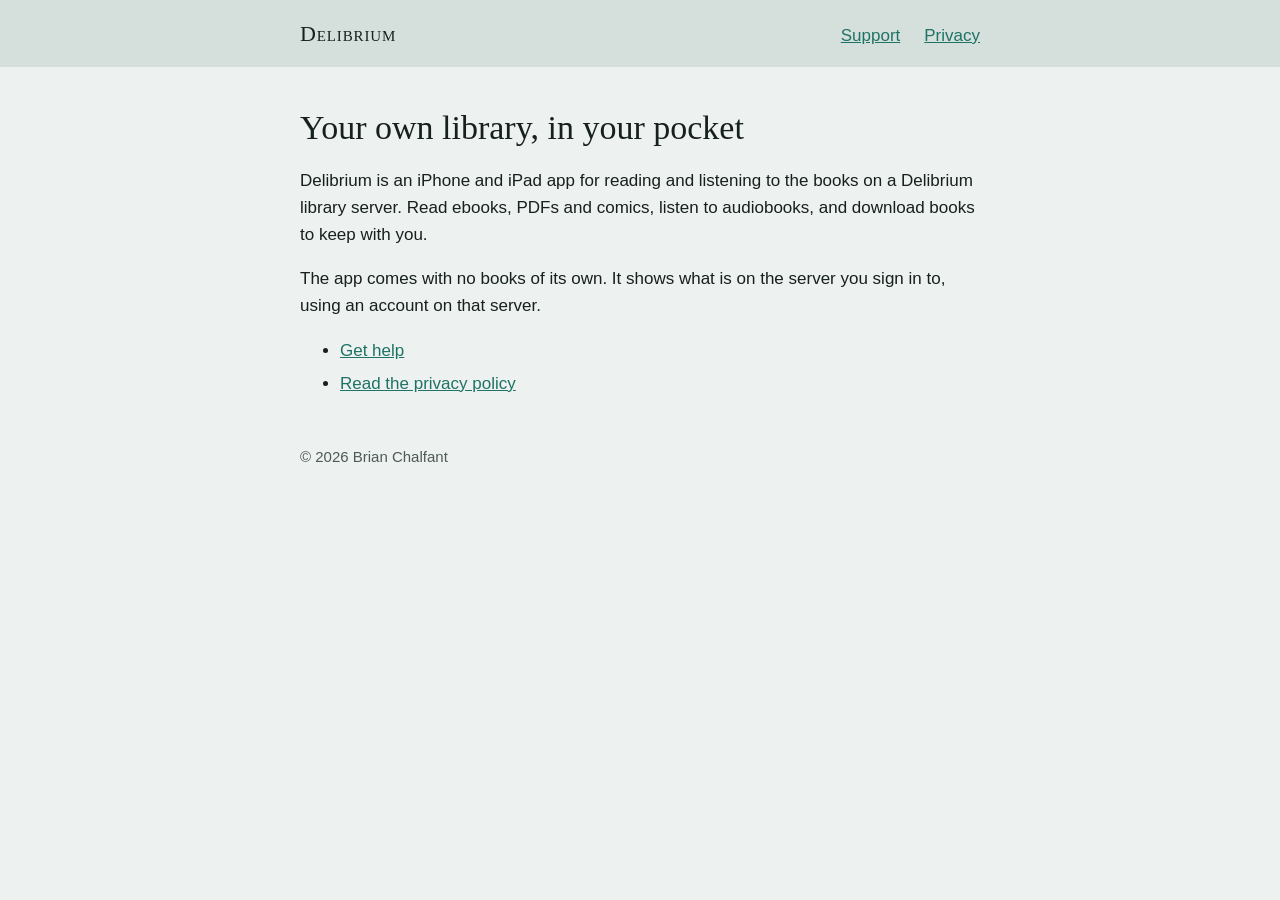
<file: index.html>
<!doctype html>
<html lang="en">
<head>
  <meta charset="utf-8">
  <meta name="viewport" content="width=device-width, initial-scale=1">
  <title>Delibrium for iPhone and iPad</title>
  <link rel="stylesheet" href="style.css">
</head>
<body>
  <header>
    <nav>
      <a class="brand" href="./">Delibrium</a>
      <a href="support/">Support</a>
      <a href="privacy/">Privacy</a>
    </nav>
  </header>
  <main>
    <h1>Your own library, in your pocket</h1>
    <p>Delibrium is an iPhone and iPad app for reading and listening to the books on a Delibrium library server. Read ebooks, PDFs and comics, listen to audiobooks, and download books to keep with you.</p>
    <p>The app comes with no books of its own. It shows what is on the server you sign in to, using an account on that server.</p>
    <ul>
      <li><a href="support/">Get help</a></li>
      <li><a href="privacy/">Read the privacy policy</a></li>
    </ul>
  </main>
  <footer>&copy; 2026 Brian Chalfant</footer>
</body>
</html>
</file>
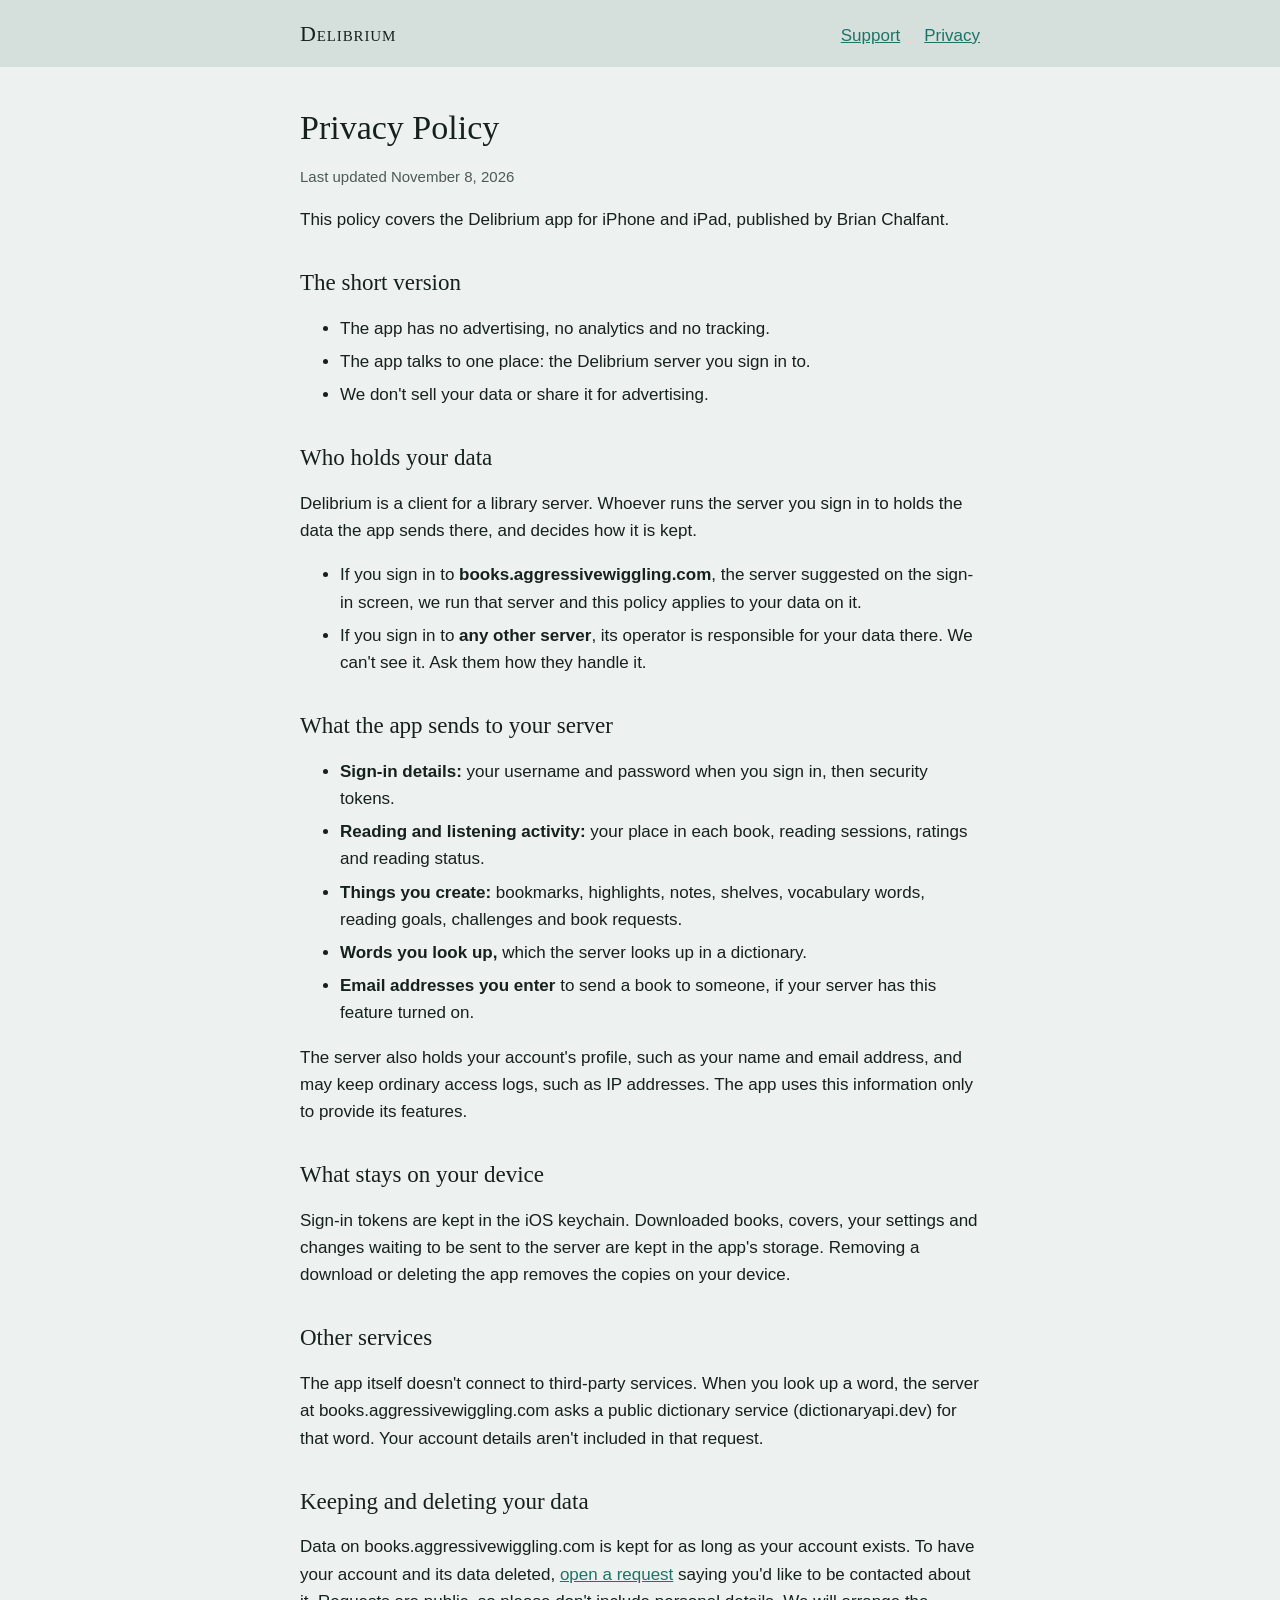
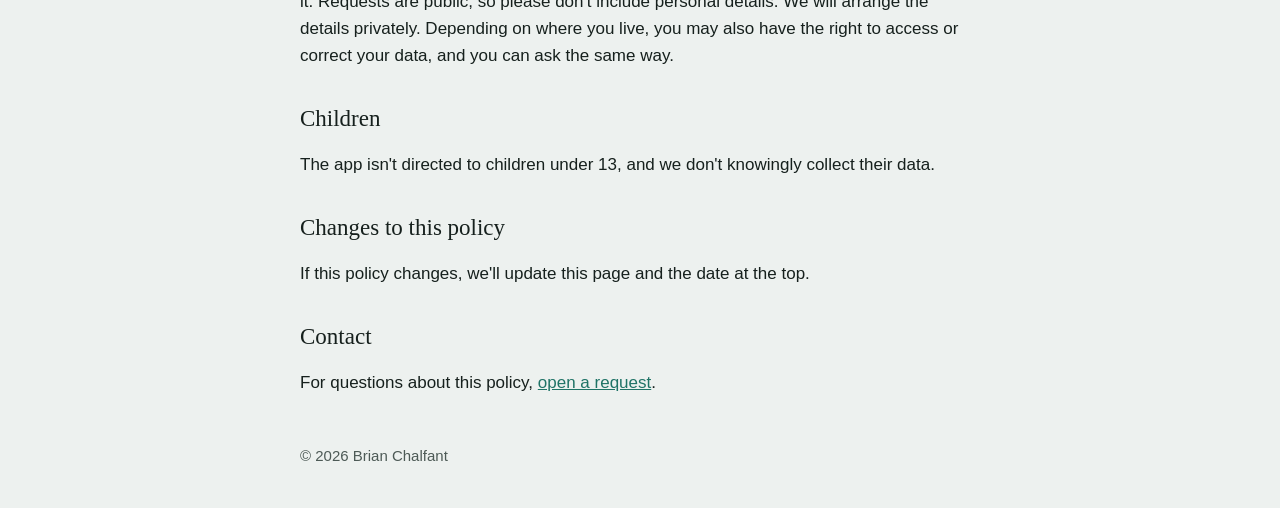
<file: privacy/index.html>
<!doctype html>
<html lang="en">
<head>
  <meta charset="utf-8">
  <meta name="viewport" content="width=device-width, initial-scale=1">
  <title>Delibrium Privacy Policy</title>
  <link rel="stylesheet" href="../style.css">
</head>
<body>
  <header>
    <nav>
      <a class="brand" href="../">Delibrium</a>
      <a href="../support/">Support</a>
      <a href="./">Privacy</a>
    </nav>
  </header>
  <main>
    <h1>Privacy Policy</h1>
    <p class="updated">Last updated November 8, 2026</p>
    <p>This policy covers the Delibrium app for iPhone and iPad, published by Brian Chalfant.</p>

    <h2>The short version</h2>
    <ul>
      <li>The app has no advertising, no analytics and no tracking.</li>
      <li>The app talks to one place: the Delibrium server you sign in to.</li>
      <li>We don't sell your data or share it for advertising.</li>
    </ul>

    <h2>Who holds your data</h2>
    <p>Delibrium is a client for a library server. Whoever runs the server you sign in to holds the data the app sends there, and decides how it is kept.</p>
    <ul>
      <li>If you sign in to <strong>books.aggressivewiggling.com</strong>, the server suggested on the sign-in screen, we run that server and this policy applies to your data on it.</li>
      <li>If you sign in to <strong>any other server</strong>, its operator is responsible for your data there. We can't see it. Ask them how they handle it.</li>
    </ul>

    <h2>What the app sends to your server</h2>
    <ul>
      <li><strong>Sign-in details:</strong> your username and password when you sign in, then security tokens.</li>
      <li><strong>Reading and listening activity:</strong> your place in each book, reading sessions, ratings and reading status.</li>
      <li><strong>Things you create:</strong> bookmarks, highlights, notes, shelves, vocabulary words, reading goals, challenges and book requests.</li>
      <li><strong>Words you look up,</strong> which the server looks up in a dictionary.</li>
      <li><strong>Email addresses you enter</strong> to send a book to someone, if your server has this feature turned on.</li>
    </ul>
    <p>The server also holds your account's profile, such as your name and email address, and may keep ordinary access logs, such as IP addresses. The app uses this information only to provide its features.</p>

    <h2>What stays on your device</h2>
    <p>Sign-in tokens are kept in the iOS keychain. Downloaded books, covers, your settings and changes waiting to be sent to the server are kept in the app's storage. Removing a download or deleting the app removes the copies on your device.</p>

    <h2>Other services</h2>
    <p>The app itself doesn't connect to third-party services. When you look up a word, the server at books.aggressivewiggling.com asks a public dictionary service (dictionaryapi.dev) for that word. Your account details aren't included in that request.</p>

    <h2>Keeping and deleting your data</h2>
    <p>Data on books.aggressivewiggling.com is kept for as long as your account exists. To have your account and its data deleted, <a href="https://github.com/brian-chalfant/delibrium-site/issues/new">open a request</a> saying you'd like to be contacted about it. Requests are public, so please don't include personal details. We will arrange the details privately. Depending on where you live, you may also have the right to access or correct your data, and you can ask the same way.</p>

    <h2>Children</h2>
    <p>The app isn't directed to children under 13, and we don't knowingly collect their data.</p>

    <h2>Changes to this policy</h2>
    <p>If this policy changes, we'll update this page and the date at the top.</p>

    <h2>Contact</h2>
    <p>For questions about this policy, <a href="https://github.com/brian-chalfant/delibrium-site/issues/new">open a request</a>.</p>
  </main>
  <footer>&copy; 2026 Brian Chalfant</footer>
</body>
</html>
</file>
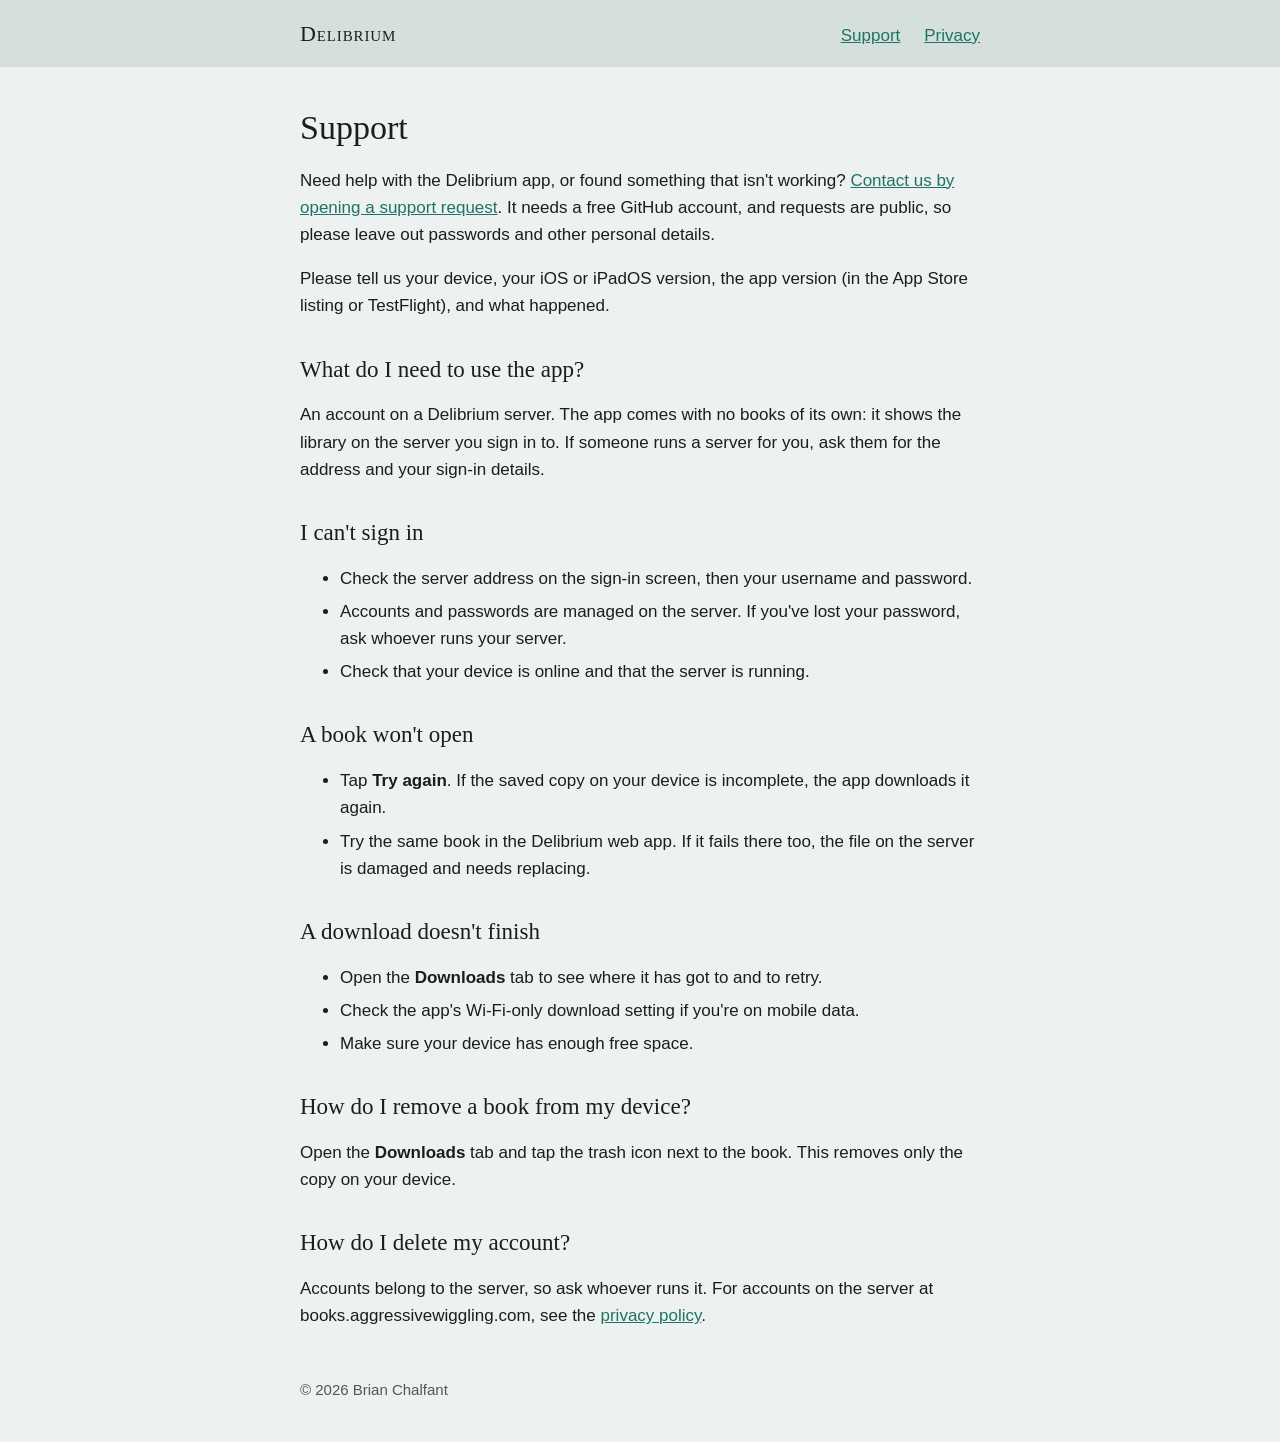
<file: support/index.html>
<!doctype html>
<html lang="en">
<head>
  <meta charset="utf-8">
  <meta name="viewport" content="width=device-width, initial-scale=1">
  <title>Delibrium Support</title>
  <link rel="stylesheet" href="../style.css">
</head>
<body>
  <header>
    <nav>
      <a class="brand" href="../">Delibrium</a>
      <a href="./">Support</a>
      <a href="../privacy/">Privacy</a>
    </nav>
  </header>
  <main>
    <h1>Support</h1>
    <p>Need help with the Delibrium app, or found something that isn't working? <a href="https://github.com/brian-chalfant/delibrium-site/issues/new">Contact us by opening a support request</a>. It needs a free GitHub account, and requests are public, so please leave out passwords and other personal details.</p>
    <p>Please tell us your device, your iOS or iPadOS version, the app version (in the App Store listing or TestFlight), and what happened.</p>

    <h2>What do I need to use the app?</h2>
    <p>An account on a Delibrium server. The app comes with no books of its own: it shows the library on the server you sign in to. If someone runs a server for you, ask them for the address and your sign-in details.</p>

    <h2>I can't sign in</h2>
    <ul>
      <li>Check the server address on the sign-in screen, then your username and password.</li>
      <li>Accounts and passwords are managed on the server. If you've lost your password, ask whoever runs your server.</li>
      <li>Check that your device is online and that the server is running.</li>
    </ul>

    <h2>A book won't open</h2>
    <ul>
      <li>Tap <strong>Try again</strong>. If the saved copy on your device is incomplete, the app downloads it again.</li>
      <li>Try the same book in the Delibrium web app. If it fails there too, the file on the server is damaged and needs replacing.</li>
    </ul>

    <h2>A download doesn't finish</h2>
    <ul>
      <li>Open the <strong>Downloads</strong> tab to see where it has got to and to retry.</li>
      <li>Check the app's Wi-Fi-only download setting if you're on mobile data.</li>
      <li>Make sure your device has enough free space.</li>
    </ul>

    <h2>How do I remove a book from my device?</h2>
    <p>Open the <strong>Downloads</strong> tab and tap the trash icon next to the book. This removes only the copy on your device.</p>

    <h2>How do I delete my account?</h2>
    <p>Accounts belong to the server, so ask whoever runs it. For accounts on the server at books.aggressivewiggling.com, see the <a href="../privacy/">privacy policy</a>.</p>
  </main>
  <footer>&copy; 2026 Brian Chalfant</footer>
</body>
</html>
</file>
<file: style.css>
:root {
  --bg: #edf1ef;
  --panel: #d5dfdb;
  --ink: #16201d;
  --muted: #4d5a56;
  --accent: #1f7366;
  color-scheme: light dark;
}

@media (prefers-color-scheme: dark) {
  :root {
    --bg: #0f1716;
    --panel: #1c2826;
    --ink: #e8efec;
    --muted: #a3b2ad;
    --accent: #62c4b3;
  }
}

* { box-sizing: border-box; }

body {
  margin: 0;
  background: var(--bg);
  color: var(--ink);
  font: 17px/1.6 -apple-system, BlinkMacSystemFont, "Segoe UI", Roboto, Helvetica, Arial, sans-serif;
}

header { background: var(--panel); }

header nav, main, footer {
  max-width: 720px;
  margin: 0 auto;
  padding: 0 20px;
}

header nav {
  display: flex;
  flex-wrap: wrap;
  align-items: baseline;
  gap: 8px 24px;
  padding-top: 16px;
  padding-bottom: 16px;
}

.brand {
  margin-right: auto;
  font-family: Georgia, "Times New Roman", serif;
  font-size: 22px;
  font-variant: small-caps;
  letter-spacing: 0.04em;
  color: var(--ink);
  text-decoration: none;
}

a { color: var(--accent); }

h1, h2 {
  font-family: Georgia, "Times New Roman", serif;
  font-weight: 400;
  line-height: 1.25;
}

h1 { margin: 40px 0 8px; font-size: 34px; }
h2 { margin: 36px 0 8px; font-size: 23px; }

.updated, footer { color: var(--muted); font-size: 15px; }

li { margin: 6px 0; }

footer { margin-top: 48px; padding-bottom: 40px; }
</file>
